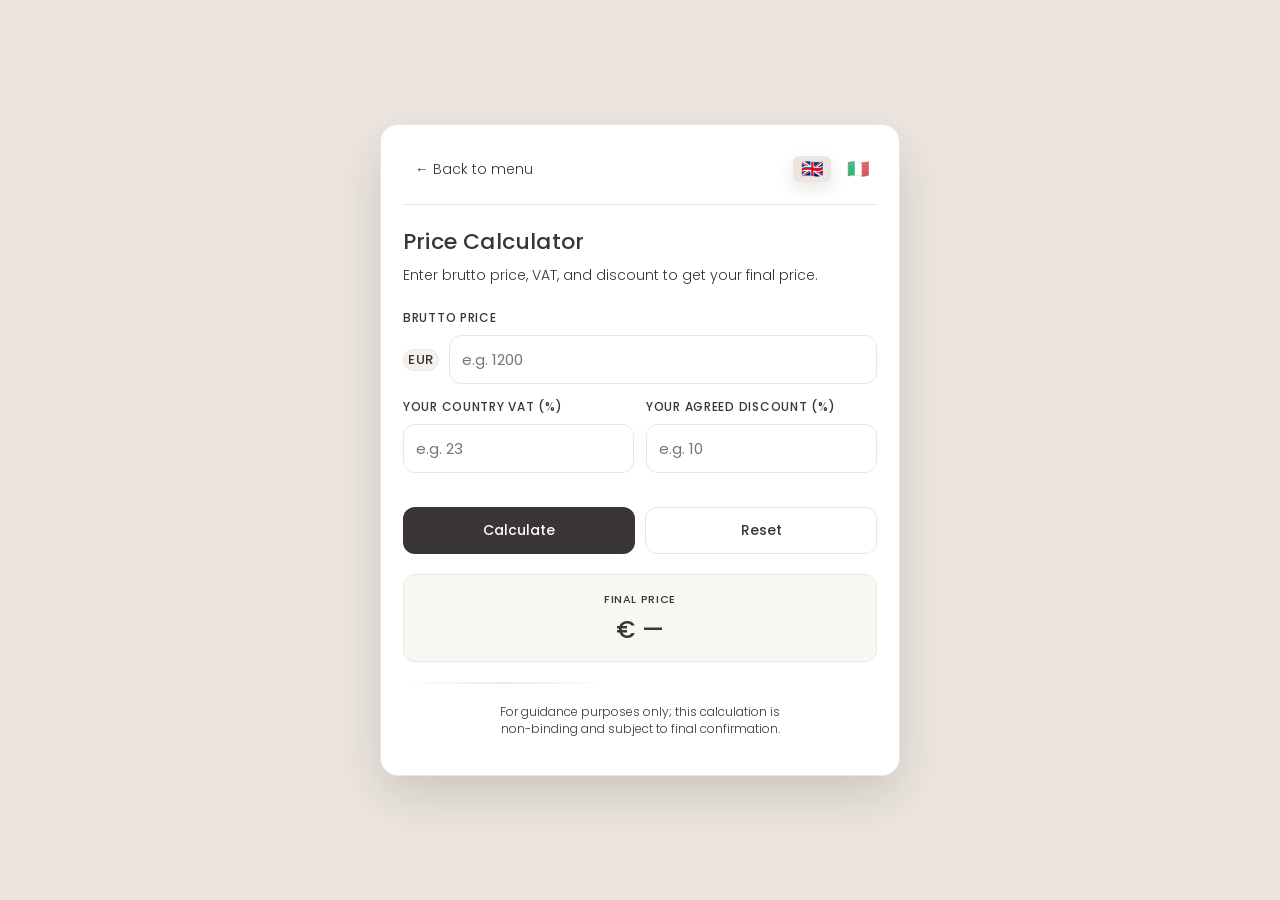
<file: calculator.html>
<!doctype html>
<html lang="en">
<head>
  <meta charset="utf-8" />
  <meta name="viewport" content="width=device-width,initial-scale=1" />
  <title>Price Calculator</title>
  <link rel="preconnect" href="https://fonts.googleapis.com" />
  <link rel="preconnect" href="https://fonts.gstatic.com" crossorigin />
  <link href="https://fonts.googleapis.com/css2?family=Poppins:wght@300;500&display=swap" rel="stylesheet" />
  <link rel="stylesheet" href="css/styles.css" />
  <style>
    .calculator-wrap {
      min-height: 100vh;
      display: grid;
      place-items: center;
      padding: 24px;
    }

    .calculator-card {
      width: min(520px, 100%);
      background: var(--card-bg);
      border: 1px solid var(--border);
      border-radius: var(--radius);
      box-shadow: var(--shadow);
      padding: 26px 22px;
      backdrop-filter: blur(3px);
    }

    .calculator-header {
      margin-bottom: 24px;
    }

    .calculator-header h1 {
      margin: 0 0 8px 0;
      font-size: 22px;
      font-weight: 500;
      letter-spacing: .2px;
    }

    .calculator-header p {
      margin: 0;
      color: var(--muted);
      line-height: 1.4;
      font-size: 14px;
    }

    .calculator-controls {
      display: flex;
      gap: 8px;
      justify-content: space-between;
      align-items: center;
      margin-bottom: 20px;
      padding-bottom: 16px;
      border-bottom: 1px solid var(--border);
    }

    .calculator-back {
      color: var(--text);
      text-decoration: none;
      font-size: 14px;
      padding: 8px 12px;
      border-radius: 8px;
      transition: background 0.2s;
    }

    .calculator-back:hover {
      background: #f5f0eb;
    }

    .lang-switch {
      display: flex;
      gap: 8px;
    }

    .lang-flag {
      font-size: 18px;
      border: none;
      background: transparent;
      cursor: pointer;
      padding: 4px 8px;
      border-radius: 6px;
      transition: background 0.2s;
    }

    .lang-flag:hover {
      background: #f5f0eb;
    }

    .lang-flag.is-active {
      background: #ede6e0;
    }

    .form {
      margin-top: 10px;
    }

    .field {
      margin-bottom: 14px;
    }

    label {
      display: block;
      font-size: 12px;
      font-weight: 500;
      letter-spacing: .06em;
      margin: 0 0 8px 0;
      color: var(--text);
    }

    input {
      width: 100%;
      border: 1px solid var(--border);
      border-radius: 12px;
      padding: 12px 12px;
      font-size: 15px;
      background: #fff;
      color: var(--text);
      outline: none;
      font-family: inherit;
    }

    input:focus {
      border-color: var(--border);
      box-shadow: 0 0 0 4px rgba(237,230,224,.55);
    }

    .grid {
      display: grid;
      grid-template-columns: 1fr 1fr;
      gap: 12px;
    }

    @media (max-width: 520px) {
      .grid {
        grid-template-columns: 1fr;
      }
    }

    .input-row {
      display: grid;
      grid-template-columns: auto 1fr;
      gap: 10px;
      align-items: center;
    }

    .prefix {
      font-size: 13px;
      font-weight: 500;
      color: var(--muted);
      padding: 0 4px;
    }

    .actions {
      display: grid;
      grid-template-columns: 1fr 1fr;
      gap: 10px;
      margin: 20px 0;
    }

    @media (max-width: 520px) {
      .actions {
        grid-template-columns: 1fr;
      }
    }

    .btn {
      border: none;
      border-radius: 12px;
      padding: 12px 16px;
      font-size: 14px;
      font-weight: 500;
      cursor: pointer;
      transition: all 0.2s;
      font-family: inherit;
      background: var(--text);
      color: white;
    }

    .btn:hover:not(:disabled) {
      opacity: 0.85;
    }

    .btn:disabled {
      opacity: 0.5;
      cursor: not-allowed;
    }

    .btn.secondary {
      background: transparent;
      color: var(--text);
      border: 1px solid var(--border);
    }

    .result {
      margin-top: 20px;
      padding: 16px;
      background: #f9f7f4;
      border-radius: 12px;
      border: 1px solid var(--border);
    }

    .result-label {
      font-size: 11px;
      font-weight: 500;
      letter-spacing: .06em;
      margin: 0 0 6px 0;
      color: var(--muted);
      text-transform: uppercase;
    }

    .result-value {
      font-size: 24px;
      font-weight: 500;
      color: var(--text);
      line-height: 1.2;
    }

    .footer {
      margin-top: 16px;
      font-size: 12px;
      color: var(--muted);
      line-height: 1.4;
    }

    .logo-below {
      height: 2px;
      background: linear-gradient(90deg, transparent, var(--border), transparent);
      margin: 20px 0;
    }
  </style>
</head>
<body>
  <main class="calculator-wrap">
    <section class="calculator-card">
      <div class="calculator-controls">
        <a class="calculator-back" href="index.html">← Back to menu</a>
        <div class="lang-switch" role="group" aria-label="Language">
          <button type="button" class="lang-flag" data-lang="en" title="English" aria-label="English">🇬🇧</button>
          <button type="button" class="lang-flag" data-lang="it" title="Italiano" aria-label="Italiano">🇮🇹</button>
        </div>
      </div>

      <div class="calculator-header">
        <h1 id="calcTitle">Price Calculator</h1>
        <p id="calcSubtitle">Enter brutto price, VAT, and discount to get your final price.</p>
      </div>

      <form class="form" onsubmit="return false;">
        <div class="field">
          <label for="brutto" id="labelBrutto">BRUTTO PRICE</label>
          <div class="input-row">
            <span class="prefix" aria-hidden="true">EUR</span>
            <input type="number" id="brutto" inputmode="decimal" step="0.01" placeholder="e.g. 1200" autocomplete="off" />
          </div>
        </div>

        <div class="grid">
          <div class="field">
            <label for="vat" id="labelVat">YOUR COUNTRY VAT (%)</label>
            <input type="number" id="vat" inputmode="decimal" step="0.01" placeholder="e.g. 23" autocomplete="off" />
          </div>

          <div class="field">
            <label for="discount" id="labelDiscount">YOUR AGREED DISCOUNT (%)</label>
            <input type="number" id="discount" inputmode="decimal" step="0.01" placeholder="e.g. 10" autocomplete="off" />
          </div>
        </div>

        <div class="actions">
          <button type="button" class="btn" id="calcBtn" data-calc="Calculate">Calculate</button>
          <button type="button" class="btn secondary" id="resetBtn" data-reset="Reset">Reset</button>
        </div>

        <div class="result" role="status" aria-live="polite">
          <div class="result-label" id="labelResult">FINAL PRICE</div>
          <div class="result-value" id="result">€ —</div>
        </div>
      </form>
      <div class="logo-below" aria-hidden="true"></div>
      <p class="footer" id="footerText">For guidance purposes only; this calculation is non-binding and subject to final confirmation.</p>
    </section>
  </main>

  <script src="js/calculator.js"></script>
  <script>
    (function() {
      const bruttoEl = document.getElementById('brutto');
      const vatEl = document.getElementById('vat');
      const discountEl = document.getElementById('discount');
      const resultEl = document.getElementById('result');
      const calcBtn = document.getElementById('calcBtn');
      const resetBtn = document.getElementById('resetBtn');
      const backLink = document.querySelector('.calculator-back');
      const langButtons = Array.from(document.querySelectorAll('.lang-flag[data-lang]'));
      
      let currentLang = 'en';

      const translations = {
        en: {
          title: 'Price Calculator',
          subtitle: 'Enter brutto price, VAT, and discount to get your final price.',
          labelBrutto: 'BRUTTO PRICE',
          labelVat: 'YOUR COUNTRY VAT (%)',
          labelDiscount: 'YOUR AGREED DISCOUNT (%)',
          labelResult: 'FINAL PRICE',
          calcBtn: 'Calculate',
          resetBtn: 'Reset',
          footerText: 'For guidance purposes only; this calculation is non-binding and subject to final confirmation.',
          backText: '← Back to menu'
        },
        it: {
          title: 'Calcolatore di Prezzi',
          subtitle: 'Inserisci il prezzo lordo, l\'IVA e lo sconto per ottenere il prezzo finale.',
          labelBrutto: 'PREZZO LORDO',
          labelVat: 'IVA DEL TUO PAESE (%)',
          labelDiscount: 'TUO SCONTO CONCORDATO (%)',
          labelResult: 'PREZZO FINALE',
          calcBtn: 'Calcola',
          resetBtn: 'Ripristina',
          footerText: 'Solo a scopo informativo; questo calcolo non è vincolante ed è soggetto a conferma finale.',
          backText: '← Torna al menu'
        }
      };

      function setLanguage(lang) {
        currentLang = lang;
        const t = translations[lang];
        document.getElementById('calcTitle').textContent = t.title;
        document.getElementById('calcSubtitle').textContent = t.subtitle;
        document.getElementById('labelBrutto').textContent = t.labelBrutto;
        document.getElementById('labelVat').textContent = t.labelVat;
        document.getElementById('labelDiscount').textContent = t.labelDiscount;
        document.getElementById('labelResult').textContent = t.labelResult;
        document.getElementById('calcBtn').textContent = t.calcBtn;
        document.getElementById('resetBtn').textContent = t.resetBtn;
        document.getElementById('footerText').textContent = t.footerText;
        backLink.textContent = t.backText;
        
        // Update active language button
        langButtons.forEach(btn => {
          const active = btn.dataset.lang === lang;
          btn.classList.toggle('is-active', active);
          btn.setAttribute('aria-pressed', active ? 'true' : 'false');
        });
      }

      function calculate() {
        const brutto = parseFloat(bruttoEl.value);
        const vat = parseFloat(vatEl.value) || 0;
        const discount = parseFloat(discountEl.value) || 0;

        const finalPrice = calculateFinalPrice(brutto, vat, discount);
        resultEl.textContent = finalPrice !== null ? `€ ${finalPrice}` : '€ —';
      }

      function reset() {
        bruttoEl.value = '';
        vatEl.value = '';
        discountEl.value = '';
        resultEl.textContent = '€ —';
        bruttoEl.focus();
      }

      // Initialize
      setLanguage('en');

      // Event listeners
      calcBtn.addEventListener('click', calculate);
      resetBtn.addEventListener('click', reset);

      [bruttoEl, vatEl, discountEl].forEach(el => {
        el.addEventListener('keydown', (e) => {
          if (e.key === 'Enter') calculate();
        });
      });

      langButtons.forEach(btn => {
        btn.addEventListener('click', () => {
          const lang = btn.dataset.lang;
          if (lang !== currentLang) {
            setLanguage(lang);
          }
        });
      });

      // Update back link to preserve language
      const backHref = new URL(backLink.href);
      backLink.addEventListener('click', (e) => {
        backHref.searchParams.set('lang', currentLang);
        backLink.href = backHref.toString();
      });
    })();
  </script>
</body>
</html>
</file>
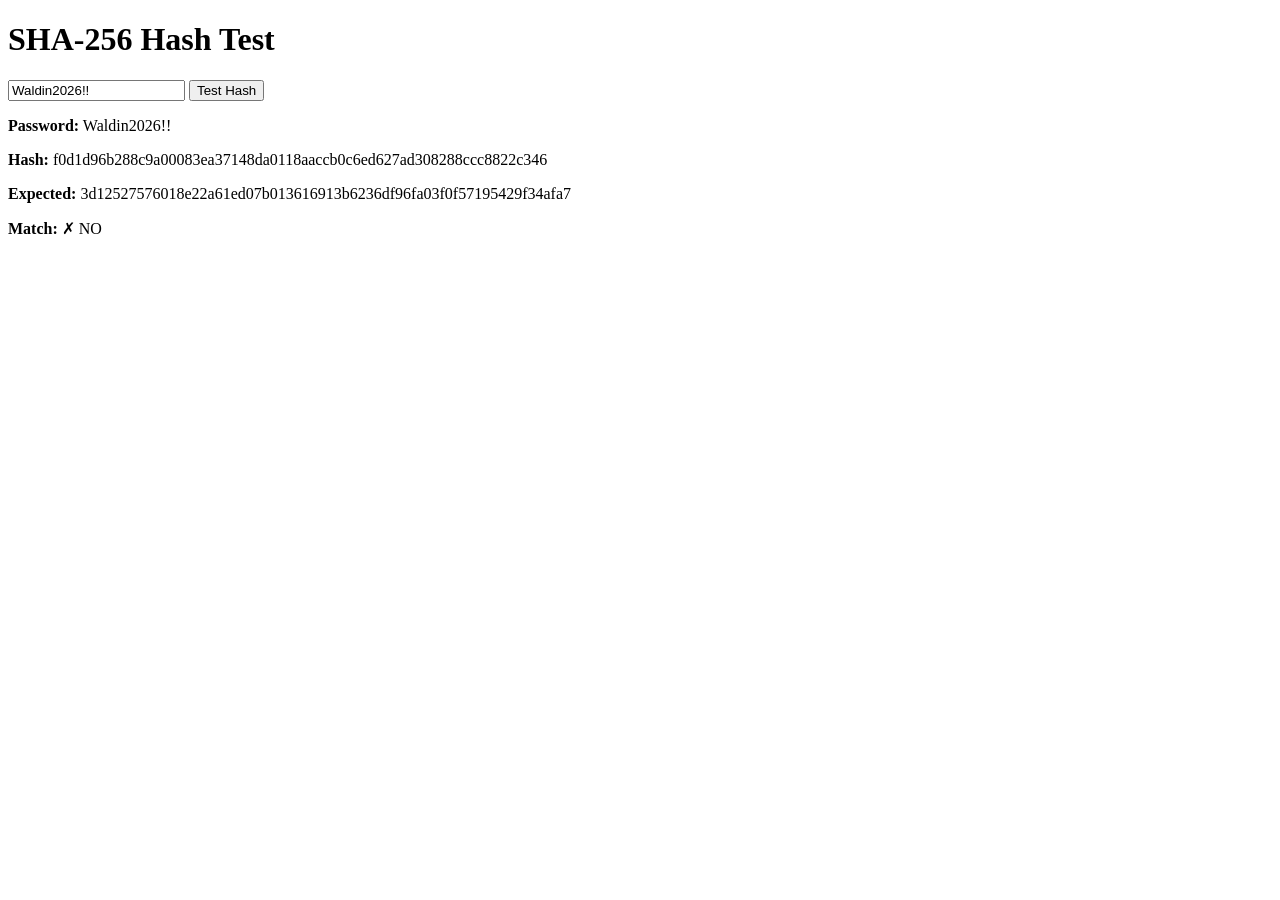
<file: test-hash.html>
<!DOCTYPE html>
<html>
<head>
  <title>Hash Test</title>
</head>
<body>
  <h1>SHA-256 Hash Test</h1>
  <input type="text" id="passwordInput" value="Waldin2026!!" />
  <button onclick="testHash()">Test Hash</button>
  <div id="output"></div>

  <script>
    function sha256Hex(text) {
      const enc = new TextEncoder().encode(text);
      return crypto.subtle.digest("SHA-256", enc).then((buf) =>
        Array.from(new Uint8Array(buf)).map((b) => b.toString(16).padStart(2, "0")).join("")
      );
    }

    async function testHash() {
      const password = document.getElementById("passwordInput").value;
      const hash = await sha256Hex(password);
      document.getElementById("output").innerHTML = `
        <p><strong>Password:</strong> ${password}</p>
        <p><strong>Hash:</strong> ${hash}</p>
        <p><strong>Expected:</strong> 3d12527576018e22a61ed07b013616913b6236df96fa03f0f57195429f34afa7</p>
        <p><strong>Match:</strong> ${hash === "3d12527576018e22a61ed07b013616913b6236df96fa03f0f57195429f34afa7" ? "✓ YES" : "✗ NO"}</p>
      `;
    }

    // Test on load
    testHash();
  </script>
</body>
</html>
</file>
<file: css/styles.css>
/* --- Background pattern (logo) --- */
:root{
  --card-bg: #fff;
  --border: #ede6e0;
  --text: #393635;
  --muted: #393635;
  --shadow: 0 20px 50px rgba(0,0,0,.14);
  --radius: 18px;
}

*{ box-sizing: border-box; }

body{
  margin: 0;
  min-height: 100vh;
  font-family: "Poppins", -apple-system, BlinkMacSystemFont, "Segoe UI", Roboto, Arial, sans-serif;
  font-weight: 300;
  color: var(--text);

  background-color: #ede6e0;
}

.wrap{
  min-height: 100vh;
  display: grid;
  place-items: center;
  padding: 24px;
}

.card{
  width: min(520px, 100%);
  background: var(--card-bg);
  border: 1px solid var(--border);
  border-radius: var(--radius);
  box-shadow: var(--shadow);
  padding: 26px 22px;
  backdrop-filter: blur(3px);
}

.header h1{
  margin: 0 0 8px 0;
  font-size: 22px;
  font-weight: 500;
  letter-spacing: .2px;
}

.sub{
  margin: 0 0 18px 0;
  color: var(--muted);
  line-height: 1.4;
}

.form{ margin-top: 10px; }

.field{ margin-bottom: 14px; }
label{
  display: block;
  font-size: 12px;
  font-weight: 500;
  letter-spacing: .06em;
  margin: 0 0 8px 0;
  color: var(--text);
}

input{
  width: 100%;
  border: 1px solid var(--border);
  border-radius: 12px;
  padding: 12px 12px;
  font-size: 15px;
  background: #fff;
  color: var(--text);
  outline: none;
}

input,
button{
  font-family: inherit;
}

input:focus{
  border-color: var(--border);
  box-shadow: 0 0 0 4px rgba(237,230,224,.55);
}

.grid{
  display: grid;
  grid-template-columns: 1fr 1fr;
  gap: 12px;
}

@media (max-width: 520px){
  .grid{ grid-template-columns: 1fr; }
}

.input-row{
  display: grid;
  grid-template-columns: auto 1fr;
  gap: 10px;
  align-items: center;
}

.prefix{
  padding: 10px 12px;
  border-radius: 12px;
  background: #f6f1ed;
  border: 1px solid var(--border);
  color: var(--text);
  font-weight: 500;
  font-size: 12px;
  letter-spacing: .04em;
}

.actions{
  display: grid;
  grid-template-columns: 1fr 1fr;
  gap: 12px;
  margin: 12px 0 6px 0;
}

.btn{
  border: 0;
  border-radius: 12px;
  padding: 12px 14px;
  font-size: 15px;
  font-weight: 500;
  cursor: pointer;
  background: #111;
  color: #fff;
}

.btn:hover{ filter: brightness(0.95); }
.btn:active{ transform: translateY(1px); }

.btn.secondary{
  background: #f6f1ed;
  color: var(--text);
  border: 1px solid var(--border);
}

.result{
  margin-top: 16px;
  border-top: 1px dashed var(--border);
  padding-top: 16px;
  text-align: center;
}

.result-label{
  font-size: 12px;
  font-weight: 500;
  letter-spacing: .09em;
  color: var(--text);
}

.result-value{
  margin-top: 8px;
  font-size: 34px;
  font-weight: 500;
  letter-spacing: .2px;
}

.result-hint{
  margin-top: 10px;
  font-size: 12px;
  color: var(--text);
}

.footer{
  margin-top: 18px;
  max-width: 360px;
  margin-left: auto;
  margin-right: auto;
  font-size: 12px;
  line-height: 1.4;
  color: var(--text);
  text-align: center;
  text-wrap: balance;
}
.logo-below{
  height: 90px;
  width: 204px;
  margin: 16px auto 0 auto;
  background-image: url(waldin-bg.png);
  background-repeat: no-repeat;
  background-size: contain;
  background-position: center center;
  opacity: 0.9;
}

/* Menu page */
body.menu-page {
  margin: 0;
  min-height: 100vh;
  background:
    radial-gradient(circle at 20% 20%, #f8f3ef 0%, #ede6e0 55%, #e2dad4 100%);
}

.menu-wrap {
  min-height: 100vh;
  display: grid;
  place-items: center;
  padding: 36px 20px 54px;
}

.menu-controls {
  width: min(1100px, 100%);
  display: flex;
  justify-content: flex-end;
  align-items: center;
  gap: 8px;
  margin-bottom: 10px;
}

.menu-grid {
  width: min(1100px, 100%);
  display: grid;
  grid-template-columns: repeat(3, minmax(0, 1fr));
  gap: 18px;
}

@media (max-width: 980px) {
  .menu-grid {
    grid-template-columns: repeat(2, minmax(0, 1fr));
  }
}

@media (max-width: 640px) {
  .menu-grid {
    grid-template-columns: 1fr;
  }
}

a.menu-card {
  display: flex;
  flex-direction: column;
  align-items: stretch;
  justify-content: flex-start;
  min-height: 170px;
  padding: 18px;
  text-decoration: none;
  text-align: left;
  color: #222;
  background: rgba(255, 255, 255, 0.92);
  border: 1px solid #d9cec6;
  border-radius: 16px;
  box-shadow: 0 14px 28px rgba(58, 48, 42, 0.12);
  transition: transform 0.2s ease, box-shadow 0.2s ease, border-color 0.2s ease;
}

a.menu-card:hover {
  transform: translateY(-2px);
  border-color: #cbb9ad;
  box-shadow: 0 18px 34px rgba(58, 48, 42, 0.16);
}

.menu-photo {
  width: 100%;
  height: 120px;
  object-fit: cover;
  border-radius: 12px;
  border: 1px solid #e4d8d0;
  margin-bottom: 10px;
  background: #f4ece7;
}

.menu-title {
  font-size: 18px;
  font-weight: 500;
  letter-spacing: 0.01em;
  line-height: 1.3;
  text-align: center;
  flex: 1;
  display: grid;
  place-items: center;
}

/* Category page */
body.category-page {
  margin: 0;
  min-height: 100vh;
  background:
    radial-gradient(circle at 80% 10%, #f8f3ef 0%, #ede6e0 55%, #e2dad4 100%);
}

.category-wrap {
  min-height: 100vh;
  padding: 28px 20px;
}

.category-panel {
  width: min(1240px, 100%);
  margin: 0 auto;
  background: rgba(255, 255, 255, 0.93);
  border: 1px solid #d9cec6;
  border-radius: 18px;
  box-shadow: 0 14px 32px rgba(58, 48, 42, 0.13);
  padding: 20px;
}

.category-top {
  display: grid;
  grid-template-columns: auto 1fr;
  gap: 12px 14px;
  align-items: center;
}

.category-back {
  display: inline-flex;
  align-items: center;
  text-decoration: none;
  color: #3f3028;
  font-weight: 500;
  border: 1px solid #dbcfc7;
  border-radius: 12px;
  padding: 8px 12px;
  background: #f6f1ed;
}

.category-back::before {
  content: "←";
  margin-right: 8px;
}

.category-title {
  grid-column: 1 / -1;
  margin: 0;
  font-size: clamp(22px, 2.6vw, 34px);
  font-weight: 500;
  letter-spacing: 0.01em;
}

.category-bar {
  margin-top: 14px;
  display: flex;
  gap: 10px;
  align-items: center;
  flex-wrap: wrap;
}

.category-bar input {
  max-width: 360px;
  flex: 1 1 320px;
}

.lang-switch {
  display: inline-flex;
  gap: 6px;
  align-items: center;
}

.lang-flag {
  border: 1px solid #d7cac1;
  border-radius: 10px;
  background: #fff;
  color: #3f3028;
  font-size: 18px;
  line-height: 1;
  padding: 6px 8px;
  cursor: pointer;
  opacity: 0.72;
  transition: transform 0.15s ease, opacity 0.15s ease, box-shadow 0.15s ease, border-color 0.15s ease;
}

.lang-flag:hover {
  opacity: 0.9;
}

.lang-flag.is-active {
  opacity: 1;
  border-color: #bda99d;
  box-shadow: 0 6px 16px rgba(58, 48, 42, 0.12);
}

.lang-flag:active {
  transform: translateY(1px);
}

.category-calculator-bar {
  margin-top: 14px;
  display: grid;
  grid-template-columns: 1fr 1fr;
  gap: 12px;
  padding: 12px;
  background: #f9f4f0;
  border: 1px solid #e3d9d2;
  border-radius: 10px;
}

.calc-field {
  display: flex;
  flex-direction: column;
}

.calc-field label {
  font-size: 11px;
  font-weight: 500;
  letter-spacing: .06em;
  margin: 0 0 6px 0;
  color: var(--text);
  text-transform: uppercase;
}

.calc-field input {
  padding: 8px 10px;
  font-size: 14px;
  border: 1px solid var(--border);
  border-radius: 8px;
  background: #fff;
}

.calc-field input:focus {
  border-color: #c9b5a8;
  box-shadow: 0 0 0 3px rgba(201, 181, 168, 0.1);
}

@media (max-width: 520px) {
  .category-calculator-bar {
    grid-template-columns: 1fr;
  }
}

.category-out {
  margin-top: 14px;
}

.category-out .muted {
  margin: 0 0 10px 0;
  color: #594c45;
  font-size: 13px;
  font-weight: 400;
}

.category-out table {
  width: 100%;
  border-collapse: collapse;
  table-layout: fixed;
  background: #fff;
  border: 1px solid #e3d9d2;
  border-radius: 12px;
  overflow: hidden;
}

.table-scroll {
  width: 100%;
  overflow-x: visible;
  overflow-y: visible;
  border-radius: 12px;
}

.category-out th,
.category-out td {
  border-bottom: 1px solid #efe7e1;
  padding: 8px 10px;
  text-align: left;
  vertical-align: top;
  white-space: normal;
  overflow-wrap: anywhere;
  word-break: break-word;
}

.category-out th {
  position: sticky;
  top: 0;
  background: #f9f4f0;
  font-weight: 500;
  font-size: 11px;
  line-height: 1.2;
}

.category-out td {
  font-size: 12px;
  line-height: 1.3;
}

.category-out td.col-description {
  font-size: 11px;
  line-height: 1.25;
}

.desc-wrap {
  display: block;
}

.desc-text {
  white-space: pre-wrap;
  overflow-wrap: anywhere;
}

.desc-text.is-collapsed {
  display: -webkit-box;
  -webkit-line-clamp: 2;
  -webkit-box-orient: vertical;
  overflow: hidden;
  min-height: 2.5em;
}

.desc-toggle {
  margin-top: 4px;
  border: 0;
  padding: 0;
  background: transparent;
  color: #3f3028;
  font-size: 11px;
  font-weight: 500;
  text-decoration: underline;
  cursor: pointer;
}

.img {
  max-width: 90px;
  max-height: 90px;
  border-radius: 10px;
  border: 1px solid #eadfd8;
  object-fit: cover;
}

.photo-wrap {
  display: flex;
  flex-direction: column;
  align-items: flex-start;
  gap: 4px;
}

.photo-link {
  display: inline-block;
}

.photo-label {
  font-size: 10px;
  line-height: 1.2;
  color: #6a615b;
  max-width: 110px;
  word-break: break-word;
}

.photo-lightbox[hidden] {
  display: none;
}

.photo-lightbox {
  position: fixed;
  inset: 0;
  z-index: 90;
}

.photo-lightbox-backdrop {
  position: absolute;
  inset: 0;
  background: rgba(20, 17, 16, 0.72);
}

.photo-lightbox-figure {
  position: relative;
  margin: 24px auto;
  width: min(94vw, 980px);
  max-height: calc(100vh - 48px);
  background: #fff;
  border-radius: 12px;
  padding: 12px;
  display: flex;
  flex-direction: column;
  gap: 8px;
}

.photo-lightbox-img {
  width: 100%;
  max-height: calc(100vh - 130px);
  object-fit: contain;
  border-radius: 8px;
  background: #f6f1ed;
}

.photo-lightbox-caption {
  font-size: 13px;
  color: #3f3028;
}

.photo-lightbox-close {
  align-self: flex-end;
  border: 1px solid #d4c5ba;
  border-radius: 8px;
  background: #f6f1ed;
  color: #3f3028;
  cursor: pointer;
  padding: 4px 8px;
}

body.photo-lightbox-open {
  overflow: hidden;
}

@media (max-width: 768px) {
  .category-panel {
    padding: 16px;
  }

  .category-bar input {
    max-width: 100%;
  }

}

.site-copyright {
  position: fixed;
  left: 50%;
  bottom: 8px;
  transform: translateX(-50%);
  font-size: 10px;
  color: rgba(57, 54, 53, 0.72);
  letter-spacing: 0.02em;
  pointer-events: none;
  z-index: 20;
}

.site-version {
  position: fixed;
  right: 8px;
  bottom: 6px;
  font-size: 9px;
  color: rgba(57, 54, 53, 0.52);
  letter-spacing: 0.03em;
  pointer-events: none;
  z-index: 20;
}

.admin-link {
  display: inline-flex;
  align-items: center;
  text-decoration: none;
  color: #3f3028;
  font-weight: 500;
  border: 1px solid #dbcfc7;
  border-radius: 10px;
  padding: 6px 10px;
  background: #f6f1ed;
}

body.admin-page {
  margin: 0;
  min-height: 100vh;
  background: radial-gradient(circle at 20% 20%, #f8f3ef 0%, #ede6e0 55%, #e2dad4 100%);
}

.admin-wrap {
  min-height: 100vh;
  padding: 24px;
}

.admin-panel {
  width: min(1280px, 100%);
  margin: 0 auto;
  background: rgba(255, 255, 255, 0.97);
  border: 1px solid #d9cec6;
  border-radius: 18px;
  box-shadow: 0 16px 40px rgba(58, 48, 42, 0.12);
  padding: 28px;
  backdrop-filter: blur(2px);
}

.admin-login-form {
  display: flex;
  flex-direction: column;
  gap: 12px;
  max-width: 360px;
}

.admin-login-form input {
  padding: 12px 14px;
  font-size: 15px;
}

.admin-login-form button {
  padding: 12px 16px;
  font-size: 15px;
  font-weight: 600;
  background: linear-gradient(135deg, #3f3028 0%, #2d2318 100%);
  color: #fff;
  border-color: #3f3028;
}

.admin-login-form button,
.admin-actions button,
.admin-btn-secondary,
.admin-btn-danger {
  border: 1px solid #d4c5ba;
  border-radius: 10px;
  background: #f6f1ed;
  color: #3f3028;
  font-weight: 500;
  cursor: pointer;
  padding: 10px 14px;
  font-size: 14px;
  transition: all 0.2s ease;
  font-family: inherit;
}

.admin-login-form button:hover,
.admin-actions button:hover,
.admin-btn-secondary:hover,
.admin-btn-danger:hover {
  transform: translateY(-2px);
  box-shadow: 0 6px 16px rgba(58, 48, 42, 0.12);
}

.admin-login-form button:active,
.admin-actions button:active,
.admin-btn-secondary:active,
.admin-btn-danger:active {
  transform: translateY(0);
  box-shadow: 0 2px 4px rgba(58, 48, 42, 0.06);
}

.admin-actions #saveBtn {
  background: linear-gradient(135deg, #3f3028 0%, #2d2318 100%);
  color: #fff;
  border-color: #3f3028;
  font-weight: 600;
  grid-column: 1 / 2;
}

.admin-actions #saveBtn:hover {
  box-shadow: 0 6px 16px rgba(63, 48, 40, 0.2);
}

.admin-btn-danger {
  background: #c84838;
  border-color: #c84838;
  color: #fff;
  font-weight: 600;
}

.admin-btn-danger:hover {
  background: #b53d31;
  border-color: #b53d31;
}

.admin-btn-secondary {
  background: #faf8f6;
  border-color: #d9cec6;
}

.admin-btn-secondary:hover {
  background: #f0e8e2;
}

.admin-error {
  color: #8d3e30;
  font-weight: 500;
}

.admin-topbar {
  display: flex;
  justify-content: space-between;
  align-items: flex-start;
  margin-bottom: 24px;
  padding-bottom: 20px;
  border-bottom: 1px solid #f0e8e2;
  gap: 16px;
}

.admin-topbar h1 {
  margin: 0 0 4px 0;
  font-size: 28px;
  font-weight: 600;
  color: #3f3028;
}

.admin-top-actions {
  display: flex;
  align-items: center;
  gap: 12px;
  flex-wrap: wrap;
  justify-content: flex-end;
}

.admin-grid {
  display: grid;
  grid-template-columns: 1.3fr 1fr;
  gap: 14px;
}

.admin-list-controls {
  display: grid;
  grid-template-columns: 1fr 280px;
  gap: 12px;
  margin-bottom: 16px;
  padding: 16px;
  background: #faf8f6;
  border: 1px solid #d9cec6;
  border-radius: 10px;
}

.admin-table-wrap {
  border: 1px solid #d9cec6;
  border-radius: 12px;
  overflow: auto;
  max-height: 66vh;
  background: #fff;
  box-shadow: 0 2px 8px rgba(58, 48, 42, 0.06);
}

.admin-table {
  width: 100%;
  border-collapse: collapse;
  min-width: 760px;
}

.admin-table th,
.admin-table td {
  text-align: left;
  padding: 12px 14px;
  border-bottom: 1px solid #efe7e2;
  font-size: 13px;
}

.admin-table th {
  background: #faf8f6;
  font-weight: 600;
  color: #3f3028;
  text-transform: uppercase;
  letter-spacing: 0.01em;
}

.admin-table tbody tr {
  cursor: pointer;
  transition: background-color 0.15s;
}

.admin-table tbody tr:hover {
  background: #f9f7f4;
}

.admin-table tbody tr.is-selected {
  background: #f0e8e2;
  border-bottom-color: #d9cec6;
}

.admin-form h2 {
  margin: 0 0 16px 0;
  font-size: 16px;
  font-weight: 600;
  color: #3f3028;
  letter-spacing: 0.01em;
}

.admin-form-fields {
  display: grid;
  grid-template-columns: repeat(2, 1fr);
  gap: 16px;
  padding: 16px 0;
  border-top: 1px solid #efe7e2;
  border-bottom: 1px solid #efe7e2;
  margin: 16px 0;
}

.admin-form-fields > label {
  display: flex;
  flex-direction: column;
  gap: 6px;
}

.admin-form-fields label:nth-child(4),
.admin-form-fields label:nth-child(5),
.admin-form-fields label:nth-child(9),
.admin-form-fields label:nth-child(10),
.admin-form-fields label:nth-child(11) {
  grid-column: 1 / -1;
}

.admin-form-fields label {
  font-size: 12px;
  font-weight: 600;
  color: #3f3028;
  letter-spacing: 0.02em;
  text-transform: uppercase;
}

.admin-form textarea,
.admin-form input,
.admin-form select,
.admin-list-controls input,
.admin-list-controls select,
.admin-login-form input {
  width: 100%;
  border: 1px solid #d9cec6;
  border-radius: 10px;
  padding: 10px 12px;
  background: #fff;
  color: #393635;
  font-size: 14px;
  font-family: inherit;
  transition: all 0.2s ease;
}

.admin-form select,
.admin-list-controls select {
  cursor: pointer;
  appearance: none;
  background-image: url("data:image/svg+xml;charset=UTF-8,%3csvg xmlns='http://www.w3.org/2000/svg' viewBox='0 0 24 24' fill='none' stroke='%23667eea' stroke-width='2.5' stroke-linecap='round' stroke-linejoin='round'%3e%3cpolyline points='6 9 12 15 18 9'%3e%3c/polyline%3e%3c/svg%3e");
  background-repeat: no-repeat;
  background-position: right 12px center;
  background-size: 16px;
  padding-right: 40px;
  font-weight: 500;
  color: #3f3028;
  border-radius: 12px;
  border-color: #e8dfd8;
  background-color: #fafaf6;
  transition: all 0.25s cubic-bezier(0.4, 0, 0.2, 1);
}

.admin-form select:hover,
.admin-list-controls select:hover {
  border-color: #d9cec6;
  background-color: #f5f3f0;
  box-shadow: 0 2px 8px rgba(58, 48, 42, 0.08);
}

.admin-form select:focus,
.admin-list-controls select:focus {
  outline: none;
  border-color: #667eea;
  background-color: #fff;
  box-shadow: 0 0 0 2px rgba(102, 126, 234, 0.15), 0 4px 12px rgba(102, 126, 234, 0.1);
}

.admin-form select option,
.admin-list-controls select option {
  padding: 8px 10px;
  background: #fff;
  color: #3f3028;
}

.admin-form textarea:focus,
.admin-form input:focus,
.admin-form select:focus,
.admin-list-controls input:focus,
.admin-list-controls select:focus,
.admin-login-form input:focus {
  outline: none;
  border-color: #667eea;
  box-shadow: 0 0 0 3px rgba(102, 126, 234, 0.12);
}

.admin-form textarea,
.admin-login-form input,
.admin-list-controls input,
.admin-list-controls select {
  font-family: inherit;
}

.admin-list-controls input {
  border-color: #d9cec6;
}

.admin-list-controls input:hover {
  border-color: #cbb9ad;
  background: #fefdfb;
}

.admin-form textarea {
  resize: vertical;
  min-height: 80px;
}

.admin-form textarea::placeholder,
.admin-form input::placeholder,
.admin-form select,
.admin-list-controls input::placeholder,
.admin-list-controls select,
.admin-login-form input::placeholder {
  color: #a89d92;
}

.admin-actions {
  margin-top: 20px;
  padding-top: 16px;
  border-top: 1px solid #efe7e2;
  display: grid;
  grid-template-columns: repeat(4, minmax(0, 1fr));
  gap: 10px;
}

.admin-help {
  font-size: 12px;
  color: #7b726e;
  margin-top: 10px;
  line-height: 1.4;
}

.admin-photo-row {
  display: grid;
  grid-template-columns: auto 1fr;
  align-items: start;
  gap: 16px;
  padding: 16px;
  background: #f9f7f4;
  border: 1px solid #d9cec6;
  border-radius: 10px;
  grid-column: 1 / -1;
}

.admin-photo-controls {
  display: flex;
  flex-direction: column;
  gap: 8px;
}

.admin-photo-controls .admin-help {
  margin: 8px 0 0 0;
  font-size: 11px;
}

.admin-photo-preview {
  width: 120px;
  height: 120px;
  object-fit: cover;
  border-radius: 10px;
  border: 2px solid #d9cec6;
  background: #fff;
  display: none;
}

.admin-photo-preview:not([src=""]):not([src]) {
  display: block;
}

.admin-photo-row > div {
  display: flex;
  flex-direction: column;
  gap: 10px;
}

@media (max-width: 980px) {
  .admin-grid {
    grid-template-columns: 1fr;
  }

  .admin-list-controls {
    grid-template-columns: 1fr;
  }

  .admin-actions {
    grid-template-columns: repeat(2, minmax(0, 1fr));
  }

  .admin-form-fields {
    grid-template-columns: 1fr;
  }

  .admin-modal-card {
    width: calc(100vw - 20px);
    padding: 20px;
  }
}

#categoryFilter {
  min-width: 200px;
}

#categoryFilter option {
  padding: 6px 8px;
}

/* Apple-inspired file input styling */
input[type="file"] {
  display: none;
}

label[for="fPhotoFile"] {
  display: flex;
  align-items: center;
  justify-content: center;
  flex-direction: row;
  padding: 16px 18px;
  background: linear-gradient(135deg, #fafaf6 0%, #f5f3f0 100%);
  border: 1.5px solid #e8dfd8;
  border-radius: 12px;
  font-size: 14px;
  font-weight: 500;
  color: #3f3028;
  cursor: pointer;
  transition: all 0.25s cubic-bezier(0.4, 0, 0.2, 1);
  text-align: center;
  user-select: none;
  width: 100%;
  gap: 8px;
  grid-column: 1 / -1;
  line-height: 1;
}

label[for="fPhotoFile"]::before {
  content: "📁 ";
  font-size: 18px;
  flex-shrink: 0;
}

label[for="fPhotoFile"] > * {
  display: none;
}

.file-input-label-text {
  display: inline-block !important;
  font-size: 14px;
}

label[for="fPhotoFile"]:hover {
  border-color: #d9cec6;
  background: linear-gradient(135deg, #f5f3f0 0%, #ede6e0 100%);
  box-shadow: 0 3px 12px rgba(58, 48, 42, 0.1);
  transform: translateY(-1px);
}

label[for="fPhotoFile"]:active {
  transform: scale(0.98);
  box-shadow: 0 1px 6px rgba(58, 48, 42, 0.08);
}
.admin-subtitle {
  margin: 2px 0 0;
  font-size: 13px;
}

.admin-stats {
  display: grid;
  grid-template-columns: repeat(4, minmax(0, 1fr));
  gap: 10px;
  margin-bottom: 12px;
}

.admin-stat {
  border: 1px solid #e3d7cf;
  border-radius: 12px;
  background: #fff;
  padding: 10px 12px;
}

.admin-stat span {
  display: block;
  font-weight: 600;
  font-size: 22px;
  line-height: 1;
  color: #3f3028;
}

.admin-stat small {
  display: block;
  margin-top: 4px;
  color: #6b625e;
  font-size: 11px;
  letter-spacing: 0.02em;
}

.admin-table-edit {
  border: 1px solid #d4c5ba;
  border-radius: 8px;
  background: #f6f1ed;
  color: #3f3028;
  font-size: 12px;
  font-weight: 500;
  padding: 6px 10px;
  cursor: pointer;
  transition: all 0.2s ease;
}

.admin-table-edit:hover {
  background: #ede6e0;
  border-color: #cbb9ad;
  box-shadow: 0 2px 6px rgba(58, 48, 42, 0.08);
}

.admin-table-edit:active {
  transform: translateY(0.5px);
}

.admin-badge {
  display: inline-block;
  padding: 4px 10px;
  border-radius: 12px;
  font-size: 11px;
  font-weight: 600;
  letter-spacing: 0.01em;
}

.admin-badge.is-active {
  background: #e7f3eb;
  color: #2f6b43;
}

.admin-badge.is-overridden {
  background: #efe9fb;
  color: #5d3b90;
}

.admin-badge.is-custom {
  background: #eaf2fd;
  color: #2f5b93;
}

.admin-badge.is-removed {
  background: #fbe7e6;
  color: #8d3e30;
}

.admin-modal[hidden] {
  display: none;
}

.admin-modal {
  position: fixed;
  inset: 0;
  z-index: 90;
}

.admin-modal-backdrop {
  position: absolute;
  inset: 0;
  background: rgba(42, 35, 31, 0.42);
}

.admin-modal-card {
  position: relative;
  width: min(800px, calc(100vw - 28px));
  max-height: calc(100vh - 36px);
  overflow-y: auto;
  overflow-x: hidden;
  margin: 18px auto;
  background: #fff;
  border: 1px solid #d9cec6;
  border-radius: 16px;
  box-shadow: 0 20px 48px rgba(58, 48, 42, 0.18);
  padding: 24px;
}

.admin-modal-head {
  display: flex;
  justify-content: space-between;
  align-items: center;
  gap: 16px;
  margin-bottom: 24px;
  padding-bottom: 16px;
  border-bottom: 1px solid #f0e8e2;
}

.admin-modal-head h2 {
  margin: 0;
  font-size: 20px;
  font-weight: 600;
  color: #3f3028;
}

.admin-icon-btn {
  width: 32px;
  height: 32px;
  border-radius: 8px;
  border: 1px solid #d4c5ba;
  background: #f6f1ed;
  color: #3f3028;
  cursor: pointer;
  transition: all 0.2s ease;
  display: flex;
  align-items: center;
  justify-content: center;
}

.admin-icon-btn:hover {
  background: #ede6e0;
  border-color: #cbb9ad;
  box-shadow: 0 2px 6px rgba(58, 48, 42, 0.08);
}

body.admin-modal-open {
  overflow: hidden;
}

@media (max-width: 980px) {
  .admin-stats {
    grid-template-columns: repeat(2, minmax(0, 1fr));
  }
}

@media (max-width: 640px) {
  .admin-panel {
    padding: 20px;
  }

  .admin-topbar {
    flex-direction: column;
    align-items: flex-start;
    gap: 12px;
  }

  .admin-topbar h1 {
    font-size: 22px;
  }

  .admin-modal-card {
    width: calc(100vw - 16px);
    padding: 18px;
  }

  .admin-modal-head {
    margin-bottom: 18px;
    padding-bottom: 12px;
    gap: 12px;
  }

  .admin-modal-head h2 {
    font-size: 18px;
  }

  .admin-actions {
    grid-template-columns: 1fr;
  }

  .admin-form-fields {
    gap: 12px;
    padding: 12px 0;
  }

  .admin-list-controls {
    grid-template-columns: 1fr;
    padding: 12px;
  }

  .admin-stats {
    grid-template-columns: 1fr;
  }

  .admin-table th,
  .admin-table td {
    padding: 10px 8px;
    font-size: 12px;
  }

  .admin-photo-row {
    grid-template-columns: 1fr;
    padding: 12px;
  }

  .admin-photo-preview {
    width: 100px;
    height: 100px;
  }
}
</file>
